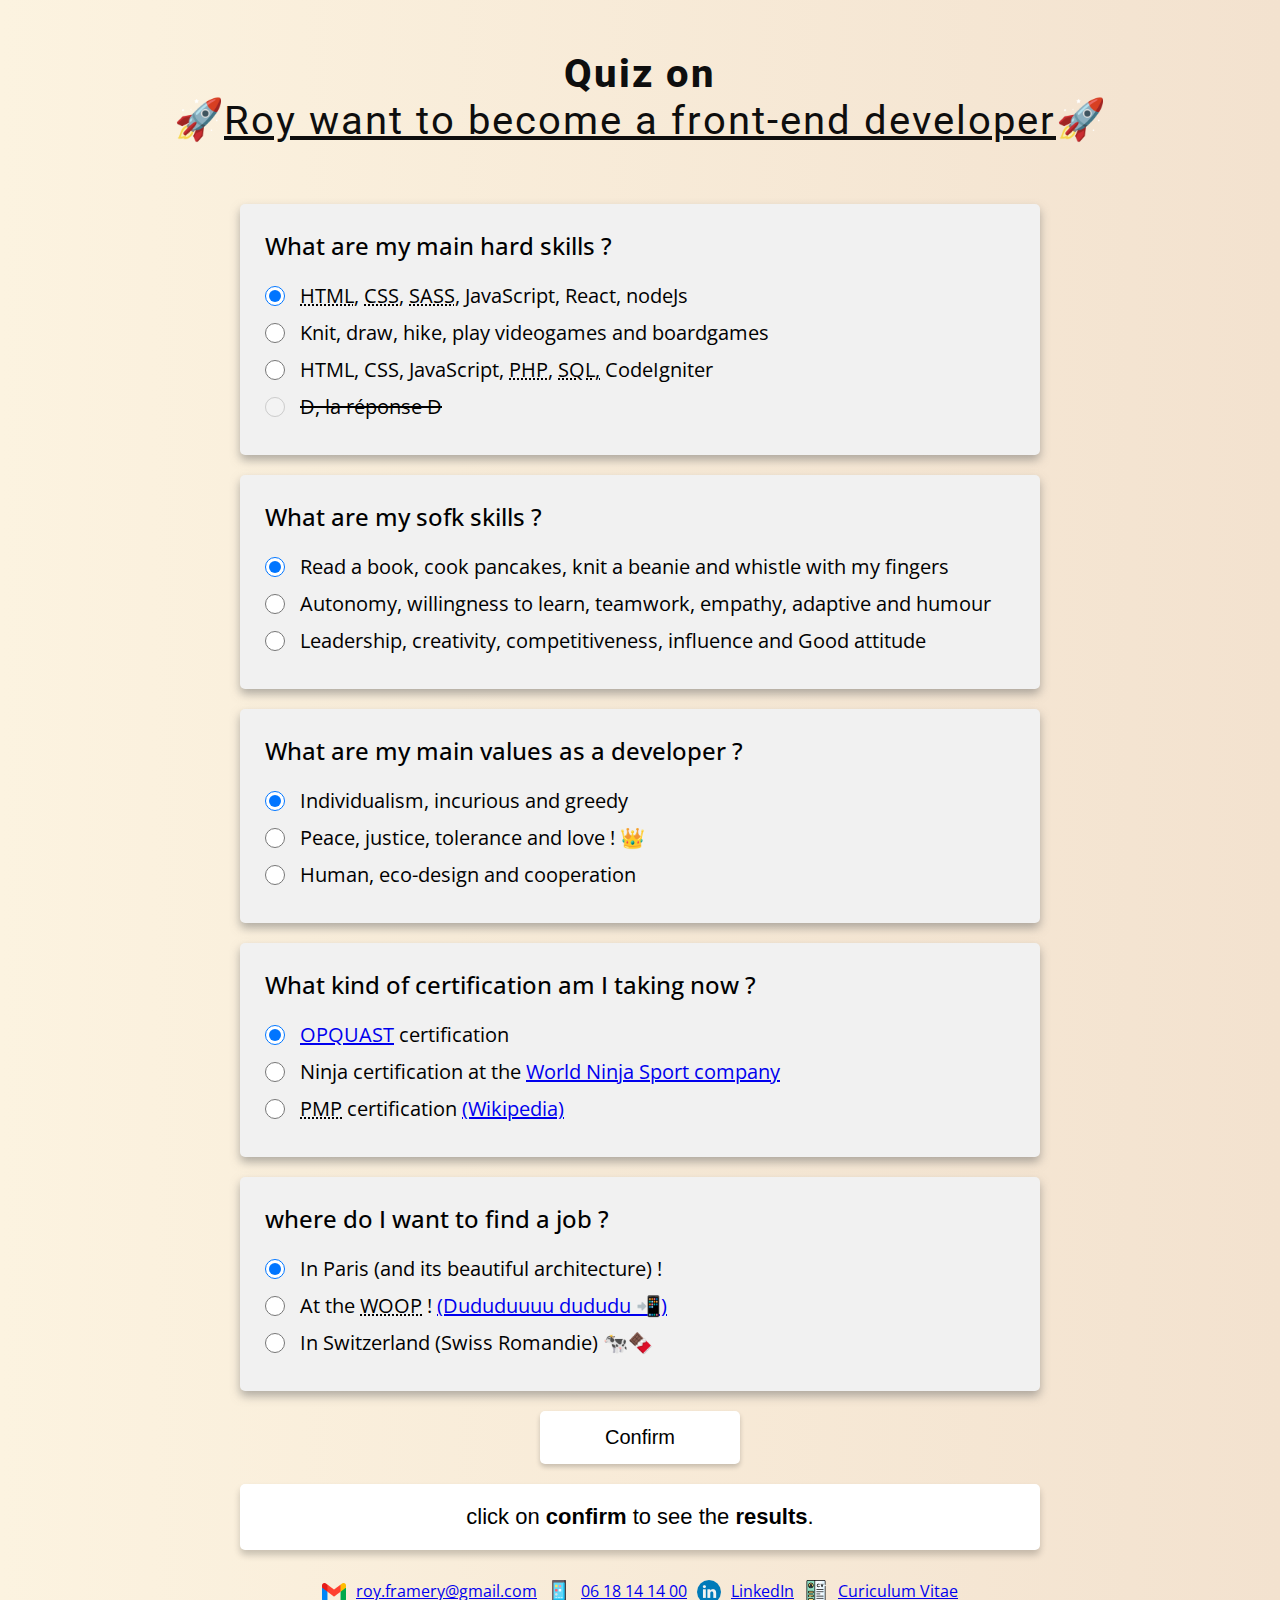
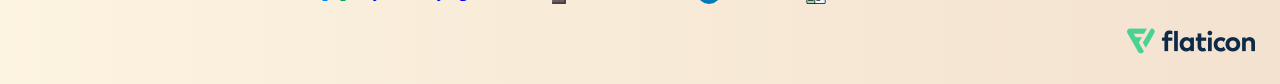
<file: index.html>
<!DOCTYPE html>
<html lang="fr">

<head>
    <meta charset="UTF-8" />
    <meta name="viewport" content="width=device-width, initial-scale=1.0" />
    <meta name="description" content="A quiz about roy framery who want to become a front-end developer">
    <title>Quiz</title>
    <link rel="stylesheet" href="style.css" />
    <link rel="preconnect" href="https://fonts.googleapis.com">
    <link rel="preconnect" href="https://fonts.gstatic.com" crossorigin>
    <link
        href="https://fonts.googleapis.com/css2?family=Open+Sans:wght@300;400;500;600;700;800&family=Roboto:wght@100;300;400;500;700;900&display=swap"
        rel="stylesheet">
    <link rel="icon" type="image/x-icon" href="./img/favicon.ico">
</head>

<body>
    <div class="title__container">
        <div class="title__icon">🚀</div>
        <h1>
            <span>Quiz on</span>
            <span>Roy want to become a front-end developer</span>
        </h1>
        <div class="title__icon">🚀</div>
    </div>

    <div class="form__container">
        <form class="quiz">
            <div class="question__block">
                <h4>What are my main hard skills ?</h4>
                <div>
                    <input type="radio" id="react" name="q1" value="a" checked />
                    <label for="react">
                        <abbr title="HyperText Markup Language">HTML,</abbr>
                        <abbr title="Cascading Style Sheets">CSS,</abbr>
                        <abbr title="Syntactically Awesome Style Sheets">SASS,</abbr>
                        JavaScript, React, nodeJs
                    </label>
                </div>

                <div>
                    <input type="radio" id="Belgrade" name="q1" value="b" />
                    <label for="Belgrade">Knit, draw, hike, play videogames and boardgames</label>
                </div>

                <div>
                    <input type="radio" id="Bratislava" name="q1" value="c" />
                    <label for="Bratislava">
                        HTML, CSS, JavaScript, 
                        <abbr title="Hypertext Preprocessor">PHP,</abbr>
                        <abbr title="Structured Query Language">SQL,</abbr>
                        CodeIgniter

                    </label>
                </div>
                <div>
                    <input type="radio" id="d" name="q1" value="d" disabled/>
                    <label for="d">D, la réponse D</label>
                </div>
            </div>

            <div class="question__block">
                <h4>What are my sofk skills ?</h4>
                <div>
                    <input type="radio" id="whistle" name="q2" value="a" checked />
                    <label for="whistle">Read a book, cook pancakes, knit a beanie and whistle with my fingers</label>
                </div>

                <div>
                    <input type="radio" id="willingness" name="q2" value="b" />
                    <label for="willingness">Autonomy, willingness to learn, teamwork, empathy, adaptive and humour </label>
                </div>

                <div>
                    <input type="radio" id="creativity" name="q2" value="c" />
                    <label for="creativity">Leadership, creativity, competitiveness, influence and Good attitude </label>
                </div>
            </div>

            <div class="question__block">
                <h4>What are my main values as a developer ?</h4>
                <div>
                    <input type="radio" id="greedy" name="q3" value="a" checked>
                    <label for="greedy">Individualism, incurious and greedy </label>
                </div>
                <div>
                    <input type="radio" id="love" name="q3" value="b">
                    <label for="love">Peace, justice, tolerance and love ! 👑</label>
                </div>
                <div>
                    <input type="radio" id="human" name="q3" value="c">
                    <label for="human">Human, eco-design and cooperation </label>
                </div>
            </div>
            
            <div class="question__block">
                <h4>What kind of certification am I taking now ?</h4>
                <div>
                    <input type="radio" id="opquast" name="q4" value="a" checked />
                    <label for="opquast"><a href="https://www.opquast.com/en/" target="_blank"><abbr title="Open Quality Standards">OPQUAST</abbr></a> certification </label>
                </div>

                <div>
                    <input type="radio" id="ninja" name="q4" value="b" />
                    <label for="ninja">Ninja certification at the <a href="https://www.worldninjasport.com/" target="_blank">World Ninja Sport company</a></label>
                </div>

                <div>
                    <input type="radio" id="pmp" name="q4" value="c" />
                    <label for="pmp">
                        <abbr title="Project Management Professional">PMP</abbr> certification
                        <a href="https://en.wikipedia.org/wiki/Project_Management_Professional" target="_blank">(Wikipedia)</a>
                    </label>
                </div>
            </div>

            <div class="question__block">
                <h4>where do I want to find a job ?</h4>
                <div>
                    <input type="radio" id="m1" name="q5" value="a" checked />
                    <label for="m1">In Paris (and its beautiful architecture) !</label>
                </div>

                <div>
                    <input type="radio" id="m2" name="q5" value="b" />
                    <label for="m2">
                        At the <abbr title="World Organization Of Human Protection">WOOP</abbr> ! 
                        <a href="https://www.youtube.com/watch?v=FlvskzTxlkA" target="_blank">(Dududuuuu dududu 📲)</a>
                    </label>
                </div>

                <div>
                    <input type="radio" id="swiss" name="q5" value="c" />
                    <label for="swiss">In Switzerland (Swiss Romandie) 🐄🍫</label>
                </div>
            </div>




            <button type="submit">Confirm</button>
        </form>

        <div class="results">
            <h2>click on <span>confirm</span> to see the <span>results</span>.</h2>
            <p class="mark"></p>
            <p class="help"></p>
        </div>
    </div>

    <footer class="footer__container">
        <ul>
            <li>
                <img src="./img/gmail.png" alt="">
                <a href="mailto:roy.framery@gmail.com">roy.framery@gmail.com</a> 
            </li>
            <li>
                <img src="./img/smartphone.png" alt="">
                <a href="tel:+33618141400">06 18 14 14 00</a>
            </li>
            <li>
                <img src="./img/linkedin.png" alt="">
                <a href="https://www.linkedin.com/in/roy-framery/">LinkedIn</a>
            </li>
            <li>
                <img src="./img/cv.png" alt="">
                <a href="./docs/CV_Framery_Roy_Frontend_Developer.pdf" target="_blank">Curiculum Vitae</a>
            </li>
        </ul>
    </footer>

    <a class="icons" href="./flatIcon/index.html">
        <img src="./img/flaticon.png" alt="">
    </a>

    <script src="app.js"></script>
</body>

</html>
</file>
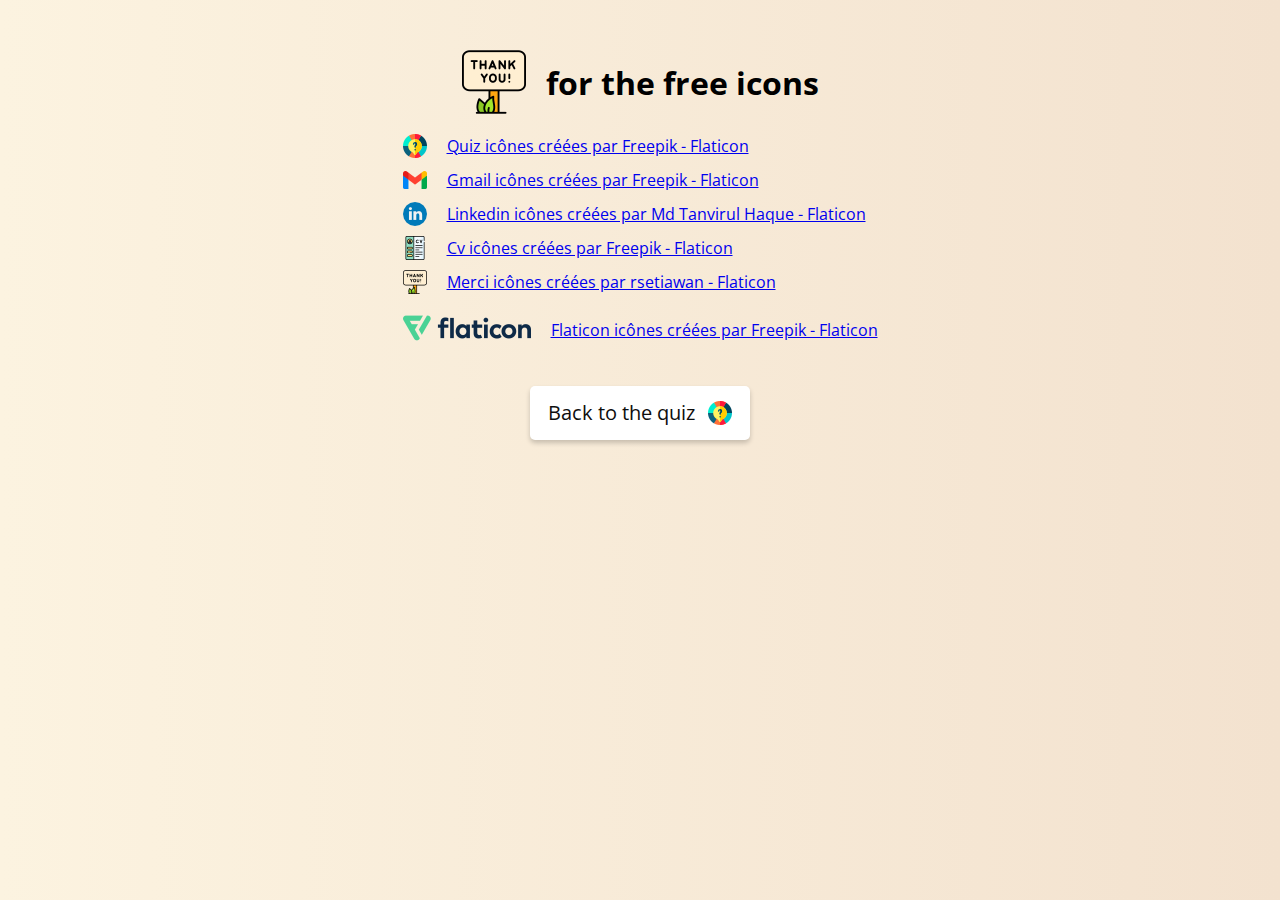
<file: flatIcon/index.html>
<!DOCTYPE html>
<html lang="fr">

<head>
    <meta charset="UTF-8" />
    <meta name="viewport" content="width=device-width, initial-scale=1.0" />
    <meta name="description" content="A quiz about roy framery who want to become a front-end developer">
    <title>Icons</title>
    <link rel="stylesheet" href="style.css" />
    <link rel="preconnect" href="https://fonts.googleapis.com">
    <link rel="preconnect" href="https://fonts.gstatic.com" crossorigin>
    <link
        href="https://fonts.googleapis.com/css2?family=Open+Sans:wght@300;400;500;600;700;800&family=Roboto:wght@100;300;400;500;700;900&display=swap"
        rel="stylesheet">
    <link rel="icon" type="image/x-icon" href="../img/favicon.ico">
</head>

<body>
    <div class="title__container">
        <img src="../img/enseigne.png" alt="">
        <h1>for the free icons</h1>
    </div>
    <div class="list__container">
        <ul class="icons">
            <li>
                <img src="../img/quiz-24x24.png" alt="">
                <a href="https://www.flaticon.com/fr/icones-gratuites/quiz" title="quiz icônes">Quiz icônes créées par Freepik - Flaticon</a>
            </li>
            <li>
                <img src="../img/gmail.png" alt="">
                <a href="https://www.flaticon.com/fr/icones-gratuites/gmail" title="gmail icônes">Gmail icônes créées par Freepik - Flaticon</a>
            </li>
            <li>
                <img src="../img/linkedin.png" alt="">
                <a href="https://www.flaticon.com/fr/icones-gratuites/linkedin" title="linkedin icônes">Linkedin icônes créées par Md Tanvirul Haque - Flaticon</a>
            </li>
            <li>
                <img src="../img/cv.png" alt="">
                <a href="https://www.flaticon.com/fr/icones-gratuites/cv" title="cv icônes">Cv icônes créées par Freepik - Flaticon</a>
            </li>
            <li>
                <img src="../img/enseigne-24x24.png" alt="">
                <a href="https://www.flaticon.com/fr/icones-gratuites/merci" title="merci icônes">Merci icônes créées par rsetiawan - Flaticon</a>
            </li>
            <li>
                <img src="../img/flaticon.png" alt="">
                <a href="https://www.flaticon.com/fr/icones-gratuites/flaticon" title="flaticon icônes">Flaticon icônes créées par Freepik - Flaticon</a>
            </li>
        </ul>
    </div>
    
    <a href="../index.html" class="button">
        Back to the quiz
        <img src="../img/quiz-24x24.png" alt="">
    </a>

</body>

</html>
</file>
<file: style.css>
*,
::before,
::after {
    box-sizing: border-box;
    margin: 0;
    padding: 0;
}

body {
    min-height: 100vh;
    font-family: Open sans, sans-serif;
    background: linear-gradient(to right, #fcf3e0, #f3e2cf);
    padding: clamp(20px, 5vw, 50px) 20px 10px;
    position: relative;
}

.title__container {
    display: flex;
    align-items: center;
    justify-content: center;
}

h1 {
    font-family: Roboto, sans-serif;
    font-size: 40px;
    margin-bottom: 40px;
    font-weight: 400;
    letter-spacing: 2px;
    text-align: center;
    color: #0e0e0e;
    display: flex;
    flex-direction: column;
}

h1 span:nth-child(1) {
    font-weight: 800;
}

h1 span:nth-child(2) {
    text-decoration: underline;
}

.title__icon {
    display: none;
}

.form__container, .footer__container  {
    max-width: 800px;
    margin: 0 auto;
}

.question__block {
    padding: 25px;
    margin: 20px 0;
    border-radius: 5px;
    background: #f1f1f1;
    box-shadow: 0 5px 10px rgba(104, 104, 104, 0.5);
}

.question__block h4 {
    font-size: 24px;
    font-weight: 500;
    margin-bottom: 20px;
}

.question__block>div {
    margin: 10px 0;
    display: flex;
    align-items: center;
}

label,
input[type="radio"] {
    cursor: pointer;
}

.question__block label {
    font-size: 20px;
}

.question__block input[type="radio"] {
    width: 20px;
    height: 20px;
    margin-right: 15px;
}

label[for="d"] {
    text-decoration: line-through;
}

form button {
    display: block;
    margin: 20px auto;
    border-radius: 5px;
    background-color: #fff;
    min-width: 200px;
    padding: 15px 5px;
    font-size: 20px;
    cursor: pointer;
    border: none;
    box-shadow: 0 3px 5px rgba(0, 0, 0, 0.2);
    transition: background-color 300ms, box-shadow 300ms, letter-spacing 300ms;
}

form button:hover {
    background-color: #f1f1f1;
    box-shadow: 0 7px 7px rgba(0, 0, 0, 0.2);
    letter-spacing: 2px;
}

.results {
    padding: 20px;
    margin: 10px 0 30px;
    border-radius: 5px;
    box-shadow: 0 5px 7px rgba(0, 0, 0, 0.2);
    background-color: #fff;
}

.results h2 {
    font-size: 22px;
    font-family: Robot, sans-serif;
    font-weight: 400;
}

.results h2 span {
    font-weight: 700;
}

.results h2,
.help {
    text-align: center;
}

.help,
.mark {
    display: none;
    margin-top: 20px;
}

.mark {
    font-family: Roboto, sans-serif;
    font-weight: 400;
    font-size: 25px;
    text-align: center;
}

.mark span {
    font-weight: 700;
}

.footer__container {
    margin-bottom: 20px;
}
.footer__container ul {
    display: flex;
    align-items: center;
    flex-direction: column;
    gap: 10px;
}

ul li {
    list-style: none;
    display: flex;
    gap: 10px;
}

.icons {
    display: flex;
    justify-content: center;
}

@media (min-width: 650px) {
    .title__icon {
        display: block;
    font-size: 40px;
    }
}
@media (min-width: 800px) {
    .icons {
        position: absolute;
        bottom: 15px;
        right: 25px;
    }
    .footer__container {
        margin-bottom: 70px;
    }
    .footer__container ul {
        flex-direction: row;
        justify-content: center;
    }
}
</file>
<file: flatIcon/style.css>
*,
::before,
::after {
    box-sizing: border-box;
    margin: 0;
    padding: 0;
}

body {
    min-height: 100vh;
    font-family: Open sans, sans-serif;
    background: linear-gradient(to right, #fcf3e0, #f3e2cf);
    padding: clamp(20px, 5vw, 50px) 20px 10px;
    position: relative;
}

.title__container, .list__container {
    display: flex;
    justify-content: center;
}

.title__container {
    gap: 20px;
    align-items: center;
    margin-bottom: 20px;
}

.list__container ul{
    list-style: none;
}
.list__container ul li{
    margin-bottom: 10px;
    display: flex;
    align-items: center;
    gap: 20px;
}

.button {
    display: flex;
    justify-content: space-evenly;
    margin: 20px auto;
    border-radius: 5px;
    background-color: #fff;
    max-width: 220px;
    padding: 15px 5px;
    font-size: 20px;
    box-shadow: 0 3px 5px rgba(0, 0, 0, 0.2);
    transition: background-color 300ms, box-shadow 300ms;
    text-decoration: none;
    color: #0e0e0e;
    line-height: 24px;
}

.button:hover {
background-color: #f1f1f1;
box-shadow: 0 7px 7px rgba(0, 0, 0, 0.2);
}
</file>
